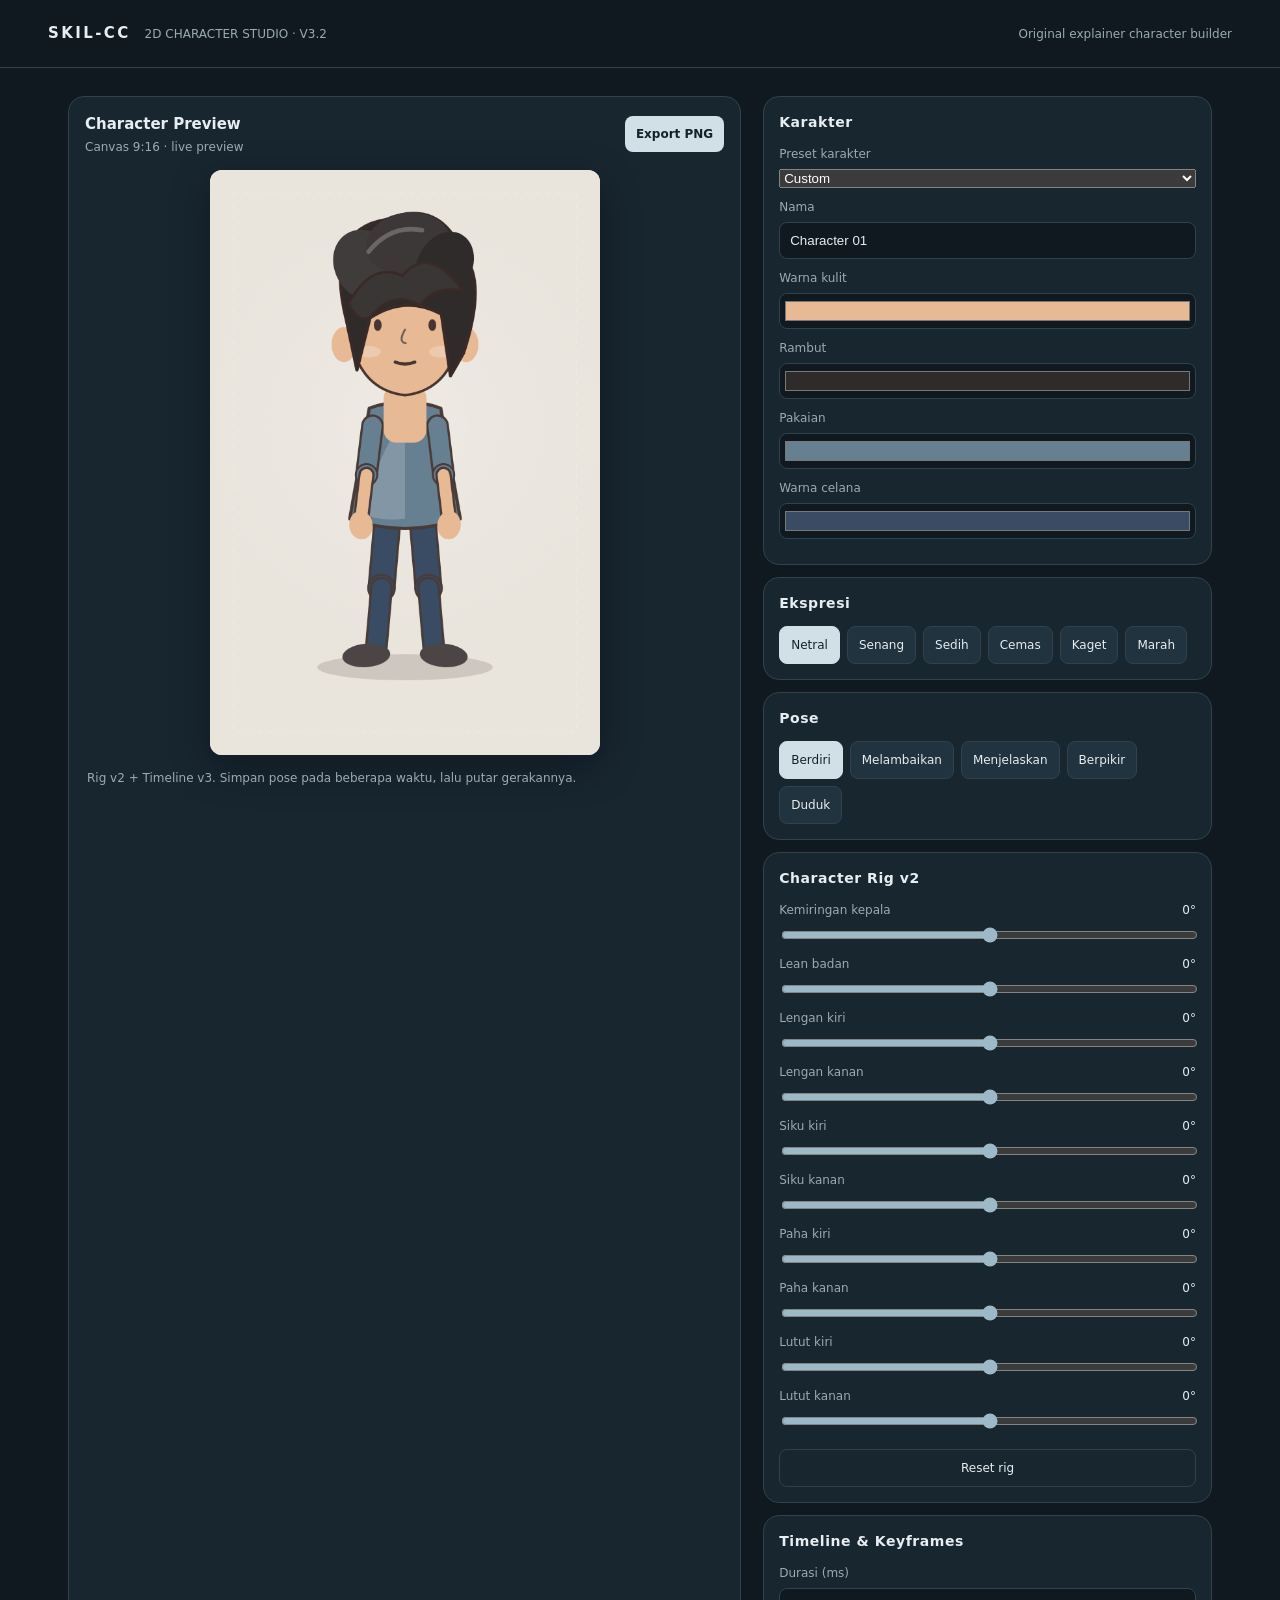
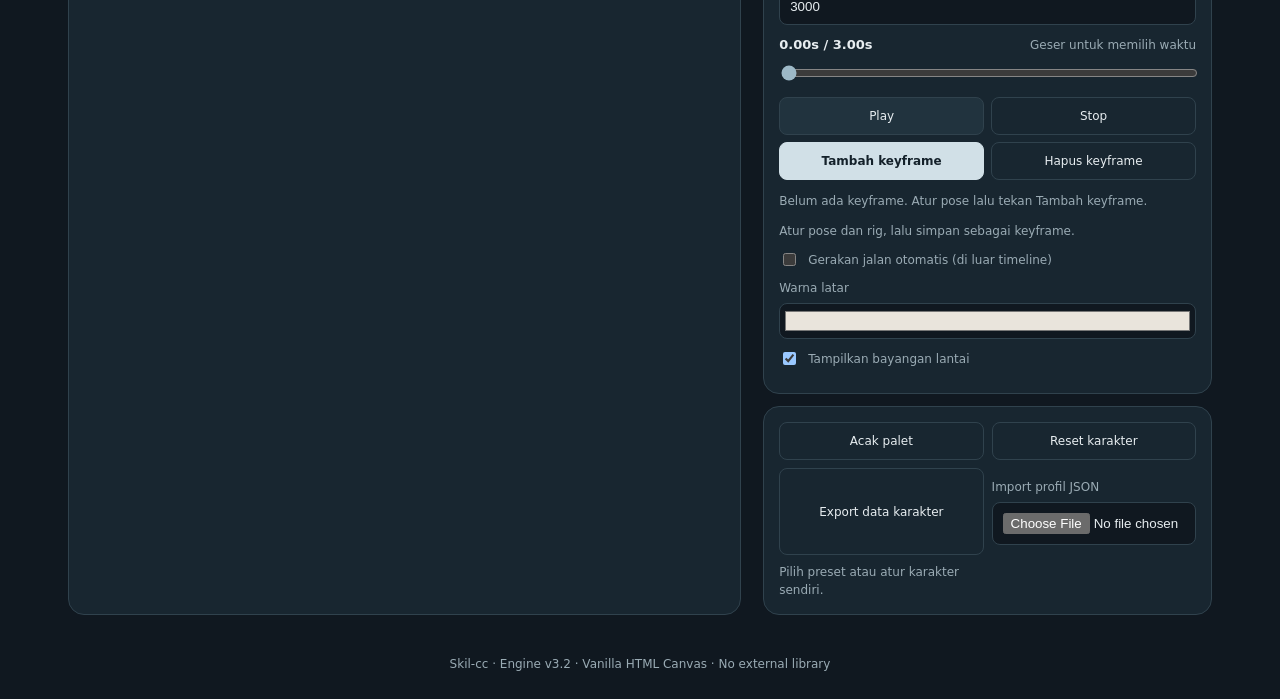
<file: Skil-cc/engine-v3/index.html>
<!doctype html>
<html lang="id"><head><meta charset="utf-8"><meta name="viewport" content="width=device-width,initial-scale=1"><title>Skil-cc Character Studio v3</title><link rel="stylesheet" href="style.css"></head>
<body><header><div><strong>SKIL-CC</strong><span>2D CHARACTER STUDIO · V3.2</span></div><p>Original explainer character builder</p></header>
<main><section class="stage-wrap"><div class="stage-head"><div><b>Character Preview</b><small>Canvas 9:16 · live preview</small></div><button id="download">Export PNG</button></div><div class="stage"><canvas id="scene" width="600" height="900" aria-label="Character preview"></canvas></div><p class="hint">Rig v2 + Timeline v3. Simpan pose pada beberapa waktu, lalu putar gerakannya.</p></section>
<aside class="controls">
<section><h2>Karakter</h2><label>Preset karakter<select id="preset"><option value="custom">Custom</option><option value="bobwan">Bobwan Casual</option><option value="narrator">Narrator</option><option value="student">Student</option><option value="worker">Worker</option></select></label><label>Nama<input id="name" value="Character 01" maxlength="28"></label><label>Warna kulit<input id="skin" type="color" value="#e7b995"></label><label>Rambut<input id="hair" type="color" value="#302b2b"></label><label>Pakaian<input id="outfit" type="color" value="#667f91"></label><label>Warna celana<input id="pants" type="color" value="#394c63"></label></section>
<section><h2>Ekspresi</h2><div class="choices" id="expressions"><button data-value="neutral" class="active">Netral</button><button data-value="happy">Senang</button><button data-value="sad">Sedih</button><button data-value="worried">Cemas</button><button data-value="surprised">Kaget</button><button data-value="angry">Marah</button></div></section>
<section><h2>Pose</h2><div class="choices" id="poses"><button data-value="stand" class="active">Berdiri</button><button data-value="wave">Melambaikan</button><button data-value="talk">Menjelaskan</button><button data-value="think">Berpikir</button><button data-value="sit">Duduk</button></div></section>
<section class="rig-controls"><h2>Character Rig v2</h2>
<label>Kemiringan kepala<output id="headTiltValue">0°</output><input id="headTilt" type="range" min="-25" max="25" value="0"></label><label>Lean badan<output id="bodyLeanValue">0°</output><input id="bodyLean" type="range" min="-12" max="12" value="0"></label><label>Lengan kiri<output id="leftArmValue">0°</output><input id="leftArm" type="range" min="-65" max="65" value="0"></label><label>Lengan kanan<output id="rightArmValue">0°</output><input id="rightArm" type="range" min="-65" max="65" value="0"></label><label>Siku kiri<output id="leftElbowValue">0°</output><input id="leftElbow" type="range" min="-90" max="90" value="0"></label><label>Siku kanan<output id="rightElbowValue">0°</output><input id="rightElbow" type="range" min="-90" max="90" value="0"></label><label>Paha kiri<output id="leftLegValue">0°</output><input id="leftLeg" type="range" min="-35" max="35" value="0"></label><label>Paha kanan<output id="rightLegValue">0°</output><input id="rightLeg" type="range" min="-35" max="35" value="0"></label><label>Lutut kiri<output id="leftKneeValue">0°</output><input id="leftKnee" type="range" min="-65" max="65" value="0"></label><label>Lutut kanan<output id="rightKneeValue">0°</output><input id="rightKnee" type="range" min="-65" max="65" value="0"></label>
<button id="resetRig" class="secondary">Reset rig</button></section>
<section class="timeline-panel"><h2>Timeline & Keyframes</h2>
<label>Durasi (ms)<input id="duration" type="number" min="500" max="15000" step="500" value="3000"></label>
<div class="timeline-readout"><strong id="playheadLabel">0.00s / 3.00s</strong><small>Geser untuk memilih waktu</small></div>
<input id="timelineScrubber" class="timeline-scrubber" type="range" min="0" max="3000" step="10" value="0">
<div class="timeline-actions"><button id="playButton">Play</button><button id="stopButton" class="secondary">Stop</button><button id="addKeyframe">Tambah keyframe</button><button id="deleteKeyframe" class="secondary">Hapus keyframe</button></div>
<div id="keyframeList" class="keyframe-list"></div><small id="timelineStatus" role="status">Atur pose dan rig, lalu simpan sebagai keyframe.</small>
<label class="check"><input id="walkMode" type="checkbox"> Gerakan jalan otomatis (di luar timeline)</label>
<label>Warna latar<input id="background" type="color" value="#e9e4dc"></label><label class="check"><input id="showGround" type="checkbox" checked> Tampilkan bayangan lantai</label></section>
<section class="actions"><button id="randomize" class="secondary">Acak palet</button><button id="reset" class="secondary">Reset karakter</button><button id="downloadJson" class="secondary">Export data karakter</button><label class="file-import">Import profil JSON<input id="importJson" type="file" accept=".json,application/json"></label><small id="status" role="status">Pilih preset atau atur karakter sendiri.</small></section></aside></main><footer>Skil-cc · Engine v3.2 · Vanilla HTML Canvas · No external library</footer><script type="module" src="main.js"></script></body></html>
</file>
<file: Skil-cc/engine-v3/style.css>
:root{color-scheme:dark;--bg:#101820;--panel:#182630;--line:#30424d;--text:#e7edf0;--muted:#9aabb4;--accent:#9db9c7}*{box-sizing:border-box}body{margin:0;background:var(--bg);color:var(--text);font:15px/1.5 system-ui,-apple-system,Segoe UI,sans-serif}header{min-height:68px;padding:14px clamp(16px,4vw,48px);border-bottom:1px solid var(--line);display:flex;align-items:center;justify-content:space-between;gap:16px}header div{display:flex;align-items:center;gap:14px}header strong{letter-spacing:.16em}header span,header p,small,.hint,footer{color:var(--muted);font-size:12px}header p{margin:0}main{max-width:1180px;margin:28px auto;padding:0 18px;display:grid;grid-template-columns:minmax(0,1.2fr) minmax(280px,.8fr);gap:22px}.stage-wrap,.controls section{background:var(--panel);border:1px solid var(--line);border-radius:16px}.stage-wrap{padding:16px}.stage-head{display:flex;justify-content:space-between;align-items:center;gap:12px;margin-bottom:14px}.stage-head div{display:grid}.stage-head small{margin-top:2px}.stage{max-width:390px;margin:auto;border-radius:12px;overflow:hidden;background:#e9e4dc;box-shadow:0 12px 40px #0005}.stage canvas{display:block;width:100%;height:auto}.hint{margin:14px 2px 0;line-height:1.6}.controls{display:grid;align-content:start;gap:12px}.controls section{padding:15px}.controls h2{font-size:14px;margin:0 0 12px;letter-spacing:.04em}.controls label{display:grid;gap:6px;color:var(--muted);font-size:12px;margin:10px 0}.controls input:not([type=color]):not([type=checkbox]){width:100%;border:1px solid var(--line);background:#101820;color:var(--text);padding:10px;border-radius:8px}.controls input[type=color]{width:100%;height:36px;border:1px solid var(--line);background:#101820;border-radius:8px;padding:3px}.choices{display:flex;flex-wrap:wrap;gap:7px}.choices button,button{border:1px solid var(--line);border-radius:8px;background:#21333e;color:var(--text);padding:9px 11px;font:inherit;font-size:12px;cursor:pointer}.choices button.active{background:#d1e0e7;color:#14212a;border-color:#d1e0e7}.stage-head button{background:#d1e0e7;color:#14212a;border:0;font-weight:650}.secondary{background:transparent}.check{display:flex!important;align-items:center;grid-template-columns:16px 1fr;gap:9px!important}.actions{display:grid;grid-template-columns:1fr 1fr;gap:8px}.actions button:last-child{grid-column:1/-1}.file-import input{width:100%;border:1px solid var(--line);background:#101820;color:var(--text);padding:10px;border-radius:8px}.rig-controls label{display:grid;grid-template-columns:1fr auto;align-items:center;gap:6px}.rig-controls output{color:var(--text);font-variant-numeric:tabular-nums}.rig-controls input[type=range]{grid-column:1/-1;width:100%;accent-color:#9db9c7}.rig-controls button{width:100%;margin-top:8px}footer{text-align:center;padding:12px 16px 26px}@media(max-width:760px){main{grid-template-columns:1fr;margin:14px auto}.stage{max-width:min(100%,350px)}header p{display:none}}
.timeline-panel .timeline-readout{display:flex;justify-content:space-between;align-items:center;gap:8px;margin:8px 0}.timeline-readout strong{font-size:13px;font-variant-numeric:tabular-nums}.timeline-scrubber{width:100%;accent-color:#9db9c7}.timeline-actions{display:grid;grid-template-columns:1fr 1fr;gap:7px;margin:10px 0}.timeline-actions button{min-height:38px}.timeline-actions button:nth-child(3){background:#d1e0e7;color:#14212a;border-color:#d1e0e7;font-weight:650}.keyframe-list{display:flex;flex-wrap:wrap;gap:7px;margin:12px 0}.keyframe-chip{font-size:11px;padding:7px 9px}.keyframe-chip.active{background:#d1e0e7;color:#14212a;border-color:#d1e0e7}.timeline-panel #timelineStatus{display:block;line-height:1.5;margin-top:8px}

.controls input[type=range]{padding:0!important;border:0!important;background:transparent!important;border-radius:0!important}
</file>
